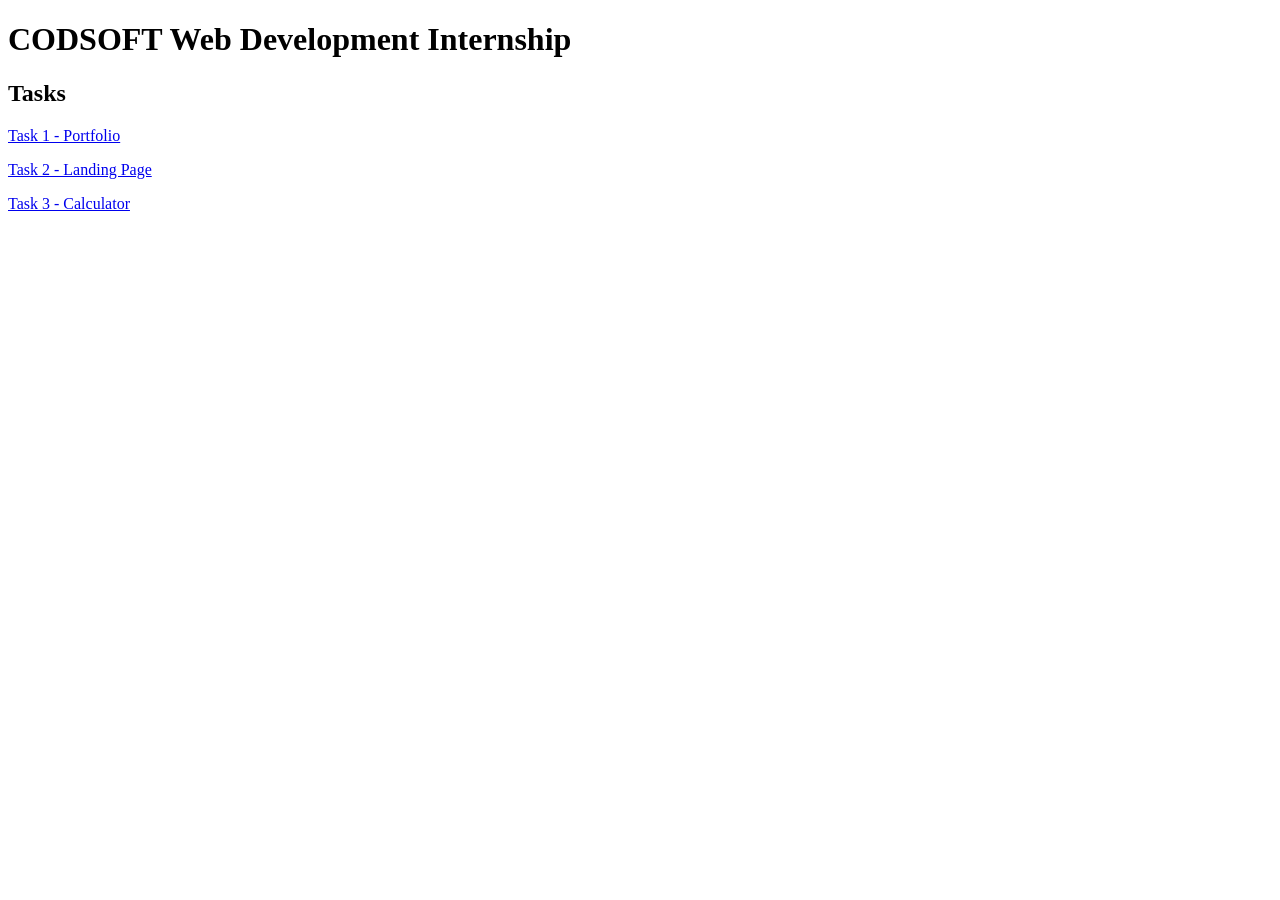
<file: index.html>
<!DOCTYPE html>
<html>
<head>
    <title>CODSOFT Internship Tasks</title>
</head>
<body>
    <h1>CODSOFT Web Development Internship</h1>

    <h2>Tasks</h2>

    <p><a href="Portfolio/index.html">Task 1 - Portfolio</a></p>

    <p><a href="LandingPage/index.html">Task 2 - Landing Page</a></p>

    <p><a href="Calculator/index.html">Task 3 - Calculator</a></p>

</body>
</html>
</file>
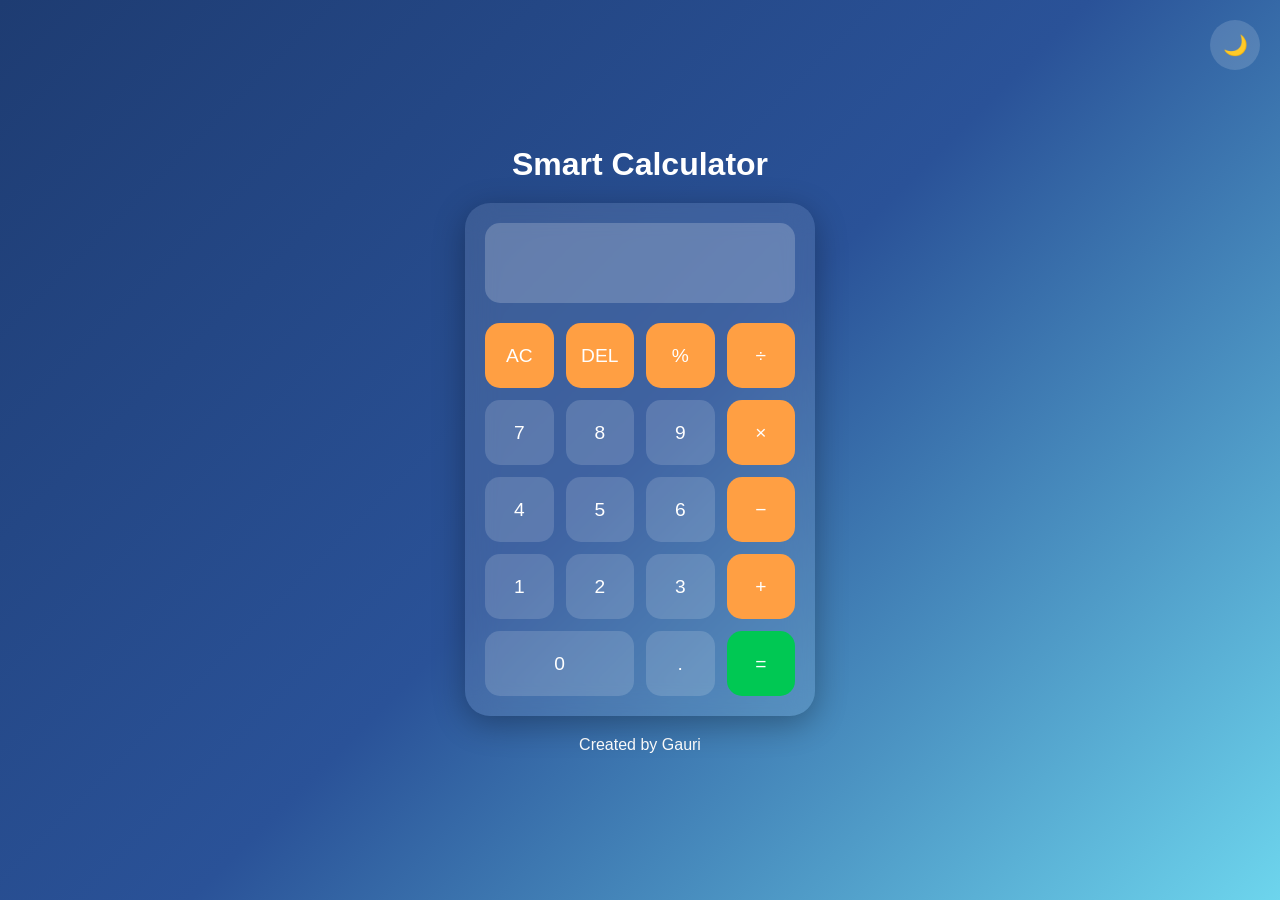
<file: Calculator/index.html>
<!DOCTYPE html>
<html lang="en">
<head>
<meta charset="UTF-8">
<meta name="viewport" content="width=device-width, initial-scale=1.0">
<title>Smart Calculator</title>

<link rel="stylesheet" href="style.css">
</head>
<body>

<button id="themeBtn">🌙</button>

<h1 class="title">Smart Calculator</h1>

<div class="calculator">

    <input type="text" id="display" readonly>

    <div class="buttons">

        <button class="operator" onclick="clearDisplay()">AC</button>
        <button class="operator" onclick="deleteLast()">DEL</button>
        <button class="operator" onclick="appendValue('%')">%</button>
        <button class="operator" onclick="appendValue('/')">÷</button>

        <button onclick="appendValue('7')">7</button>
        <button onclick="appendValue('8')">8</button>
        <button onclick="appendValue('9')">9</button>
        <button class="operator" onclick="appendValue('*')">×</button>

        <button onclick="appendValue('4')">4</button>
        <button onclick="appendValue('5')">5</button>
        <button onclick="appendValue('6')">6</button>
        <button class="operator" onclick="appendValue('-')">−</button>

        <button onclick="appendValue('1')">1</button>
        <button onclick="appendValue('2')">2</button>
        <button onclick="appendValue('3')">3</button>
        <button class="operator" onclick="appendValue('+')">+</button>

        <button onclick="appendValue('0')" class="zero">0</button>
        <button onclick="appendValue('.')">.</button>
        <button class="equal" onclick="calculate()">=</button>

    </div>

</div>

<p class="footer">Created by Gauri</p>

<script src="script.js"></script>

</body>
</html>
</file>
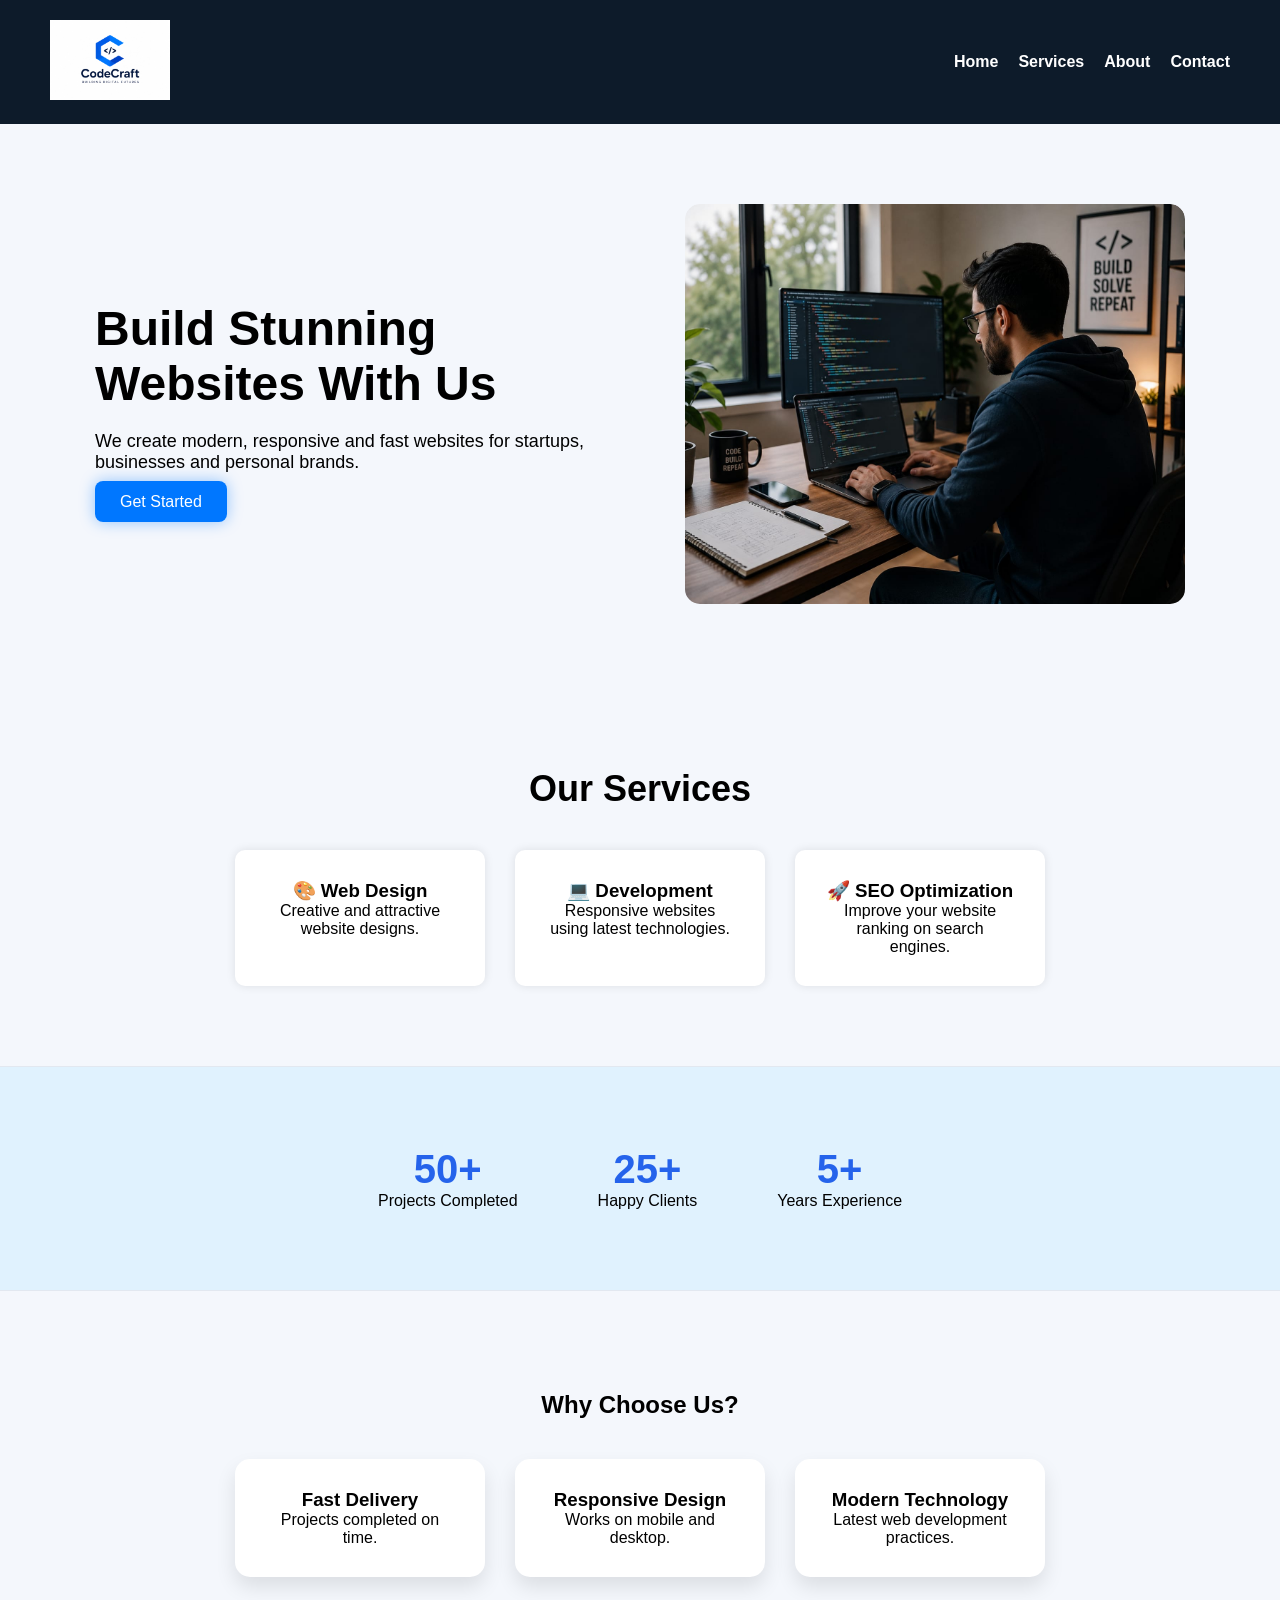
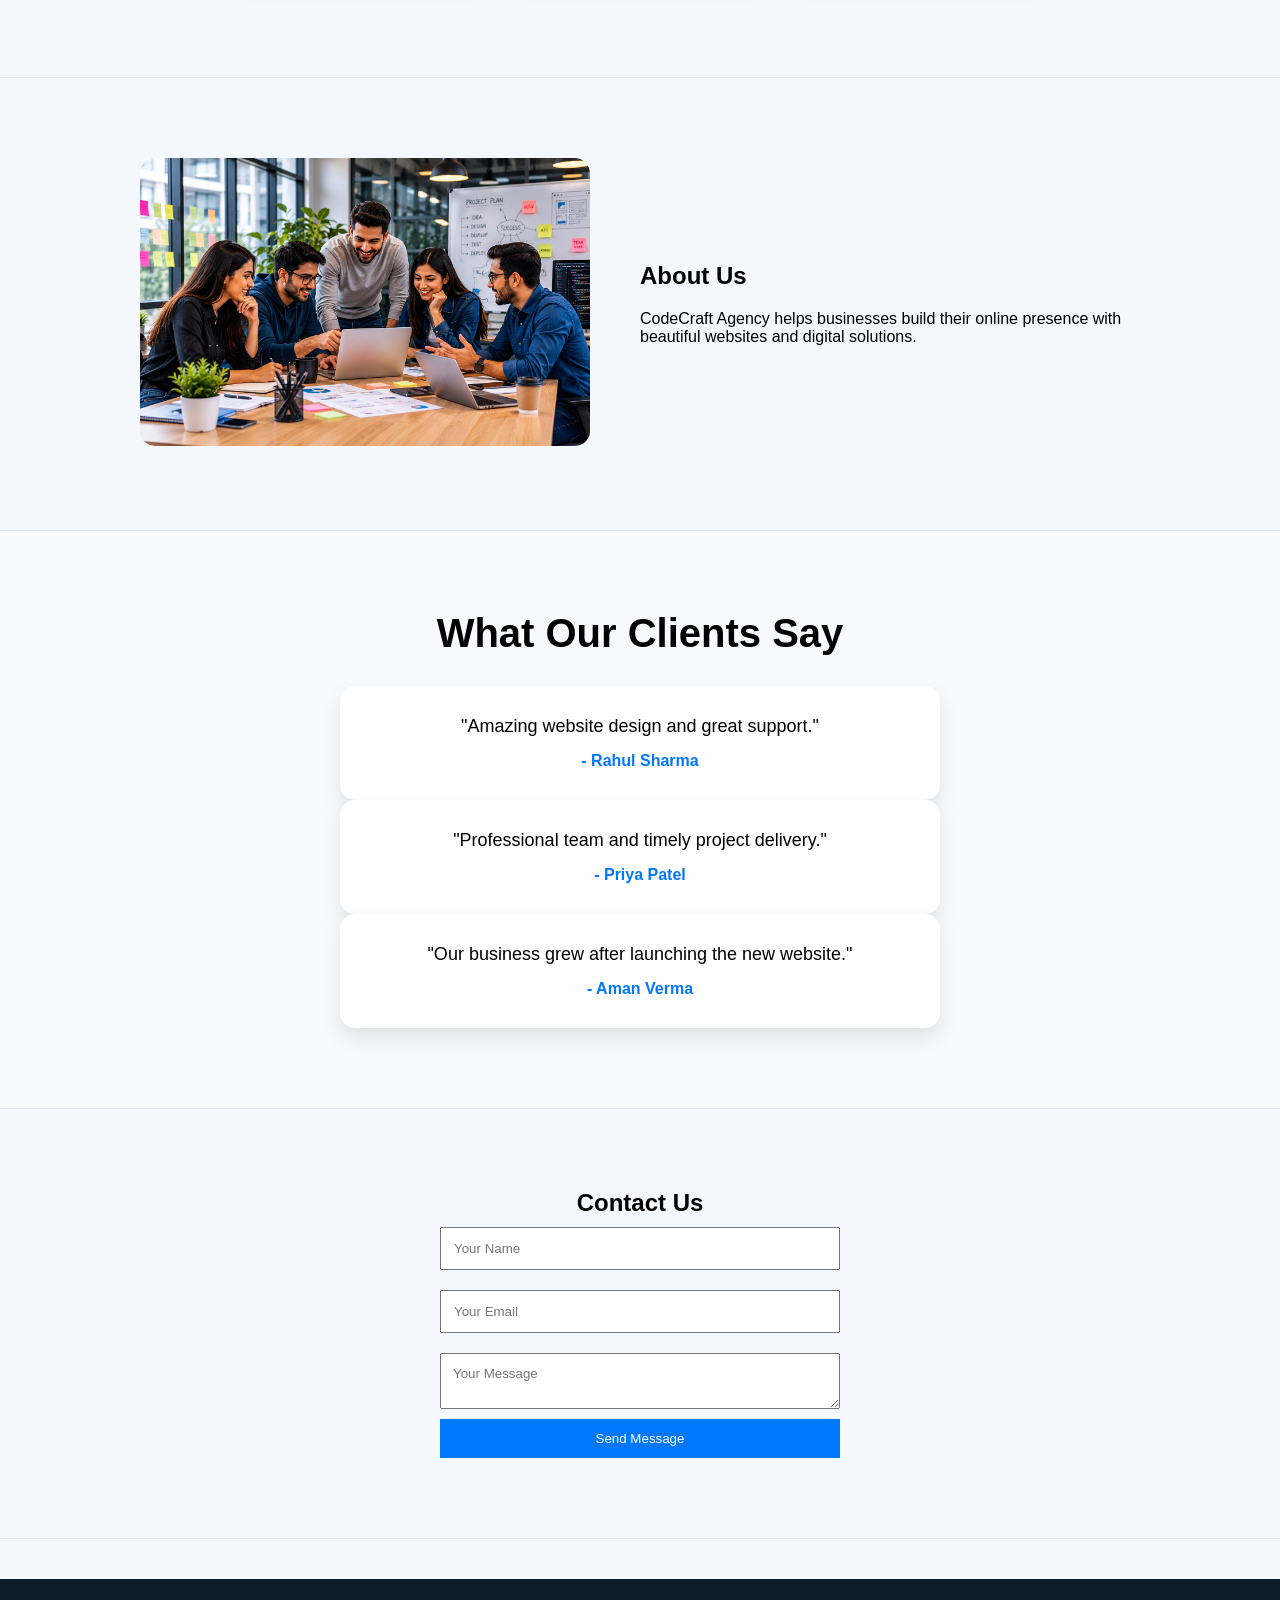
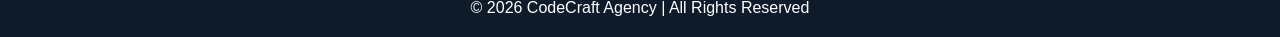
<file: LandingPage/index.html>
<!DOCTYPE html>
<html lang="en">
<head>
<meta charset="UTF-8">
<meta name="viewport" content="width=device-width, initial-scale=1.0">
<title>CodeCraft Agency</title>
<link rel="stylesheet" href="style.css">
</head>

<body>

<header>
<div class="logo">
    <img src="logo.png" alt="CodeCraft Logo">
</div>

<nav>
<ul>
<li><a href="#">Home</a></li>
<li><a href="#">Services</a></li>
<li><a href="#">About</a></li>
<li><a href="#">Contact</a></li>
</ul>
</nav>
</header>

<section class="hero">
<div class="hero-text">
<h1>Build Stunning Websites With Us</h1>
<p>
We create modern, responsive and fast websites
for startups, businesses and personal brands.
</p>

<a href="#" class="btn">Get Started</a>
</div>

<div class="hero-image">
<img src="hero.jpg" alt="Hero Image">
</div>
</section>

<section class="services">
<h2>Our Services</h2>

<div class="service-boxes">

<div class="box">
<h3>🎨 Web Design</h3>
<p>Creative and attractive website designs.</p>
</div>

<div class="box">
<h3>💻 Development</h3>
<p>Responsive websites using latest technologies.</p>
</div>

<div class="box">
<h3>🚀 SEO Optimization</h3>
<p>Improve your website ranking on search engines.</p>
</div>

</div>
</section>

<section class="stats">

<div>
<h2>50+</h2>
<p>Projects Completed</p>
</div>

<div>
<h2>25+</h2>
<p>Happy Clients</p>
</div>

<div>
<h2>5+</h2>
<p>Years Experience</p>
</div>

</section>

<section class="why">

<h2>Why Choose Us?</h2>

<div class="why-container">

<div class="why-card">
<h3>Fast Delivery</h3>
<p>Projects completed on time.</p>
</div>

<div class="why-card">
<h3>Responsive Design</h3>
<p>Works on mobile and desktop.</p>
</div>

<div class="why-card">
<h3>Modern Technology</h3>
<p>Latest web development practices.</p>
</div>

</div>

</section>

<section class="about">
<div class="about-image">
<img src="team.jpg" alt="Team">
</div>

<div class="about-text">
<h2>About Us</h2>
<p>
CodeCraft Agency helps businesses build their
online presence with beautiful websites and
digital solutions.
</p>
</div>
</section>

<section class="testimonial">

<h2>What Our Clients Say</h2>

<div class="testimonial-container">

<div class="testimonial-box">
<p>"Amazing website design and great support."</p>
<h4>- Rahul Sharma</h4>
</div>

<div class="testimonial-box">
<p>"Professional team and timely project delivery."</p>
<h4>- Priya Patel</h4>
</div>

<div class="testimonial-box">
<p>"Our business grew after launching the new website."</p>
<h4>- Aman Verma</h4>
</div>

</div>

</section>

<section class="contact">
<h2>Contact Us</h2>

<form>
<input type="text" placeholder="Your Name">
<input type="email" placeholder="Your Email">
<textarea placeholder="Your Message"></textarea>
<button type="submit">Send Message</button>
</form>
</section>

<footer>
<p>© 2026 CodeCraft Agency | All Rights Reserved</p>
</footer>

</body>
</html>
</file>
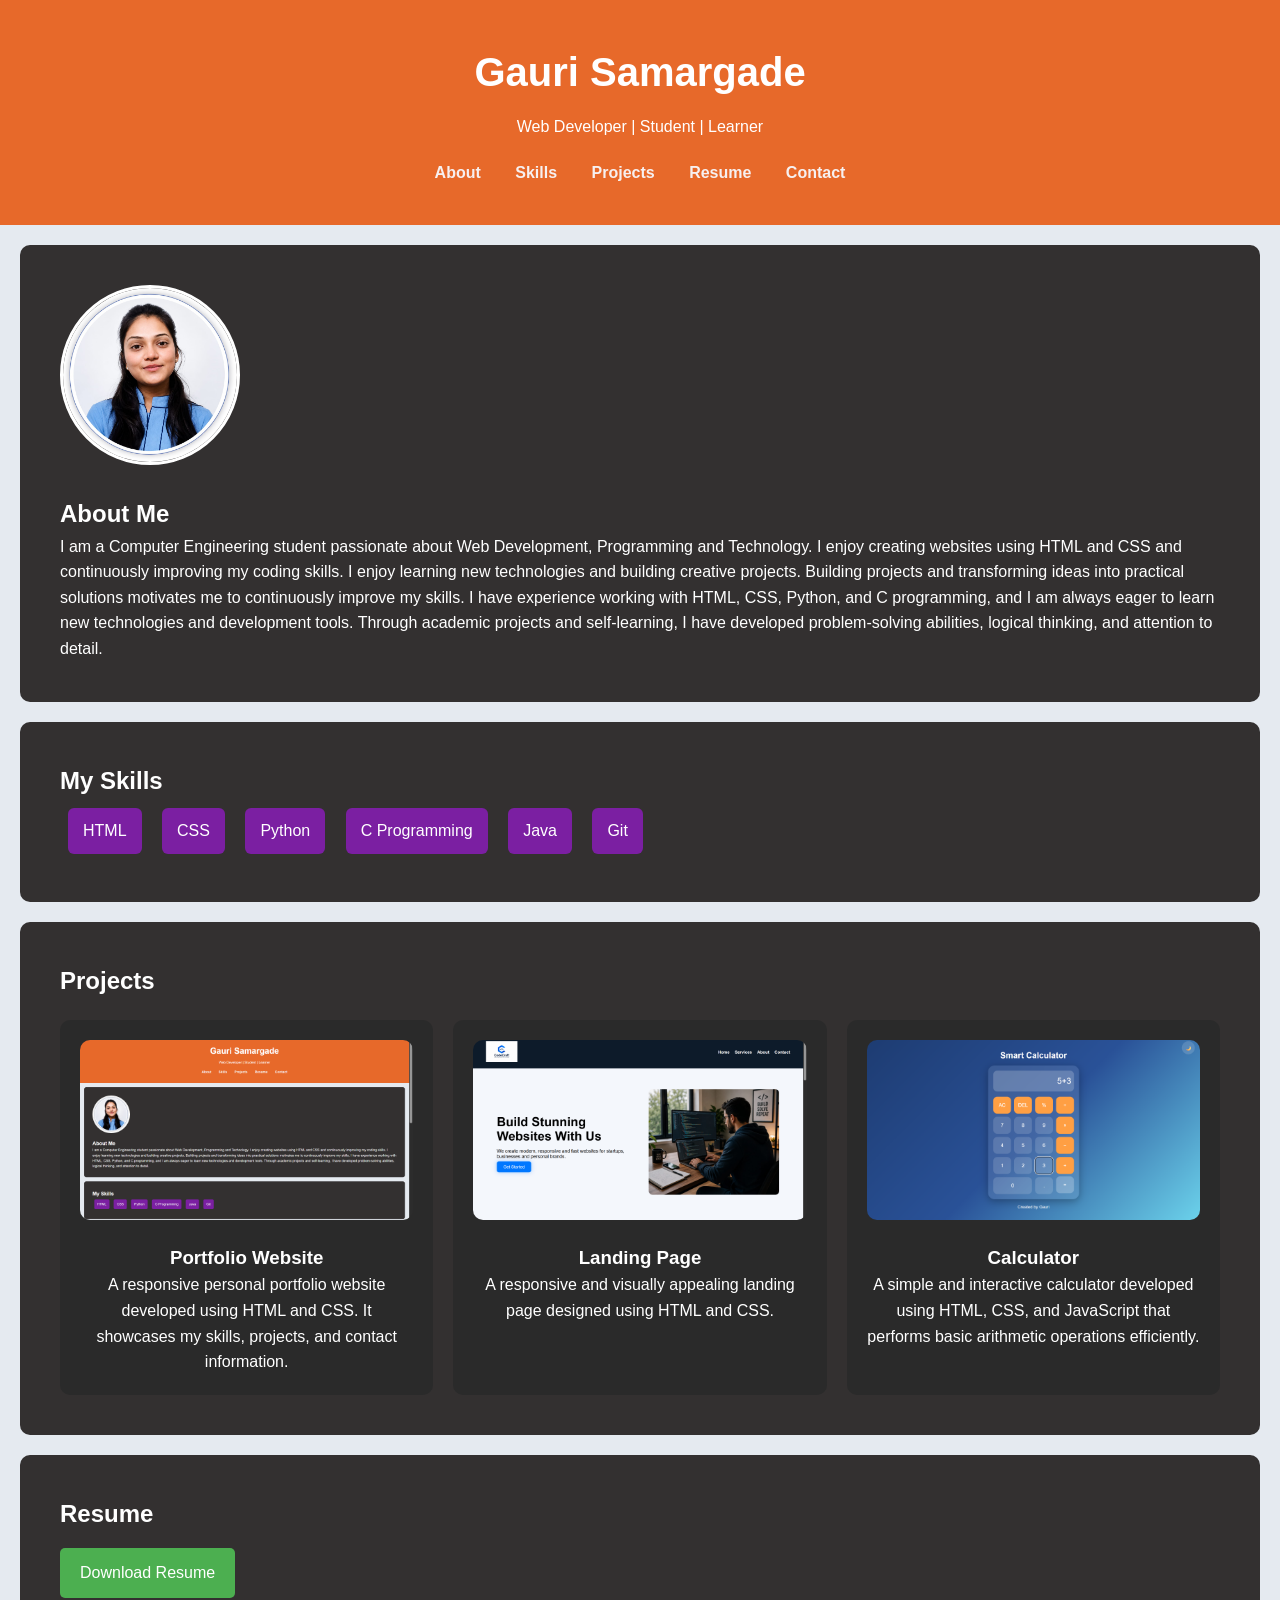
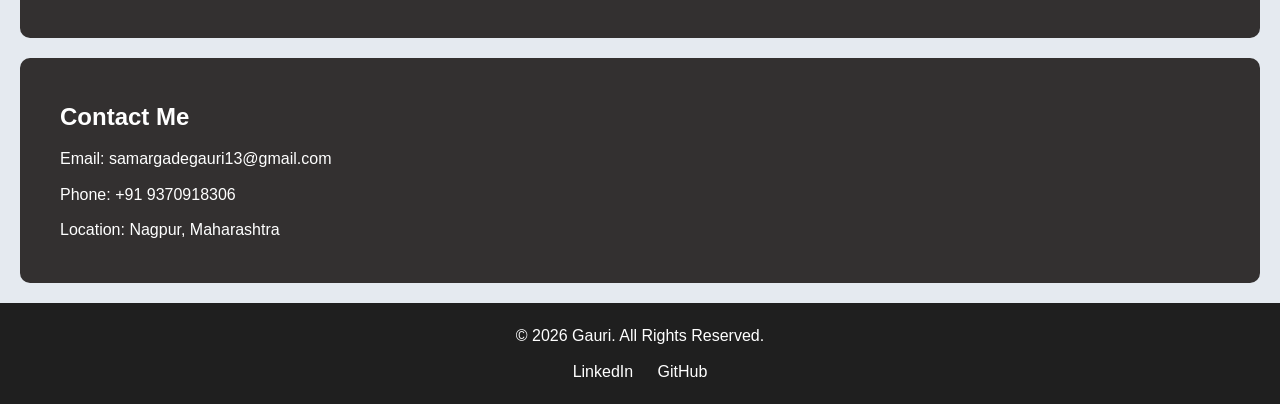
<file: Portfolio/index.html>
<!DOCTYPE html>
<html lang="en">
<head>
<meta charset="UTF-8">
<meta name="viewport" content="width=device-width, initial-scale=1.0">
<title>Gauri Portfolio</title>

<link rel="stylesheet" href="style.css">
</head>

<body>

<header>

<h1>Gauri Samargade</h1>

<p>Web Developer | Student | Learner</p>

<nav>
<a href="#about">About</a>
<a href="#skills">Skills</a>
<a href="#projects">Projects</a>
<a href="#resume">Resume</a>
<a href="#contact">Contact</a>
</nav>

</header>

<section id="about">

<img src="image.jpg" alt="My Photo">

<div>

<h2>About Me</h2>

<p>
I am a Computer Engineering student passionate about
Web Development, Programming and Technology.
I enjoy creating websites using HTML and CSS and
continuously improving my coding skills. I enjoy learning 
new technologies and building creative projects.
Building projects and transforming ideas into practical solutions motivates me to continuously improve my skills.
I have experience working with HTML, CSS, Python, and C programming, 
and I am always eager to learn new technologies and development tools. 
Through academic projects and self-learning, I have developed problem-solving abilities, logical thinking, and attention to detail.

</p>

</div>

</section>

<section id="skills">

<h2>My Skills</h2>

<ul>

<li>HTML</li>
<li>CSS</li>
<li>Python</li>
<li>C Programming</li>
<li>Java</li>
<li>Git</li>

</ul>

</section>

<section id="projects">

<h2>Projects</h2>

<div class="projects-container">

<div class="project-card">

<img src="project1.jpg" alt="Portfolio Website">

<h3>Portfolio Website</h3>

<p>
A responsive personal portfolio website developed using HTML and CSS.
It showcases my skills, projects, and contact information.
</p>

</div>

<div class="project-card">

<img src="project2.jpg" alt="Landing Page">

<h3>Landing Page</h3>

<p>
A responsive and visually appealing landing page designed using HTML and CSS.
</p>

</div>

<div class="project-card">

<img src="project3.jpg" alt="Calculator">

<h3>Calculator</h3>

<p>
A simple and interactive calculator developed using HTML, CSS, and JavaScript that performs
basic arithmetic operations efficiently.
</p>

</div>

</div>

</section>

<section id="resume">

<h2>Resume</h2>

<a href="resume.pdf" target="_blank" class="btn">
Download Resume
</a>

</section>

<section id="contact">

<h2>Contact Me</h2>

<p>Email: samargadegauri13@gmail.com</p>

<p>Phone: +91 9370918306</p>

<p>Location: Nagpur, Maharashtra</p>

</section>

<footer>

<p>© 2026 Gauri. All Rights Reserved.</p>

<div class="social-links">

<a href="#">LinkedIn</a>

<a href="#">GitHub</a>

</div>

</footer>

</body>
</html>
</file>
<file: Calculator/style.css>
*{
margin:0;
padding:0;
box-sizing:border-box;
font-family:Poppins,sans-serif;
}

body{
height:100vh;
display:flex;
flex-direction:column;
justify-content:center;
align-items:center;

background:linear-gradient(
135deg,
#1e3c72,
#2a5298,
#6dd5ed
);

transition:0.4s;
}

.title{
color:white;
margin-bottom:20px;
font-size:2rem;
}

#themeBtn{
position:absolute;
top:20px;
right:20px;
width:50px;
height:50px;
font-size:20px;
border:none;
border-radius:50%;
cursor:pointer;
}

.calculator{
width:350px;
padding:20px;

background:rgba(255,255,255,0.1);

backdrop-filter:blur(15px);

border-radius:25px;

box-shadow:
0 8px 32px rgba(0,0,0,0.3);

animation:float 4s ease-in-out infinite;
}

#display{
width:100%;
height:80px;

border:none;
outline:none;

font-size:2rem;

text-align:right;

padding:10px;

border-radius:15px;

margin-bottom:20px;

background:rgba(255,255,255,0.2);

color:white;
}

.buttons{
display:grid;
grid-template-columns:repeat(4,1fr);
gap:12px;
}

button{
height:65px;

border:none;

border-radius:15px;

font-size:1.2rem;

cursor:pointer;

background:rgba(255,255,255,0.15);

color:white;

transition:0.3s;
}

button:hover{
transform:translateY(-3px);
background:rgba(255,255,255,0.25);
}

button:active{
transform:scale(0.95);
}

.operator{
background:#ff9f43;
}

.equal{
background:#00c853;
}

.zero{
grid-column:span 2;
}

.footer{
margin-top:20px;
color:white;
}

.light{
background:#f5f5f5;
}

.light .title{
color:black;
}

.light .footer{
color:black;
}

.light .calculator{
background:white;
}

.light #display{
background:#f0f0f0;
color:black;
}

.light button{
color:black;
}

@keyframes float{

0%{
transform:translateY(0);
}

50%{
transform:translateY(-10px);
}

100%{
transform:translateY(0);
}

}
</file>
<file: LandingPage/style.css>
*{
margin:0;
padding:0;
box-sizing:border-box;
font-family:Arial, sans-serif;
}

body{
background:#f4f7fc;
}

header{
display:flex;
justify-content:space-between;
align-items:center;
padding:20px 50px;
background:#0d1b2a;
color:white;
}

.logo img{
    width:120px;
    height:auto;
}

nav ul{
display:flex;
list-style:none;
}

nav ul li{
margin-left:20px;
}

nav ul li a{
text-decoration:none;
color:white;
font-weight:bold;
}

.hero{
display:flex;
align-items:center;
justify-content:space-around;
padding:80px 50px;
.hero{
background:linear-gradient(
135deg,
#eff6ff,
#ffffff
);
}
}

.hero-text{
max-width:500px;
}

.hero-text h1{
font-size:48px;
margin-bottom:20px;
}

.hero-text p{
font-size:18px;
margin-bottom:20px;
}

.btn{
background:#0077ff;
color:white;
padding:12px 25px;
text-decoration:none;
border-radius:8px;
transition:0.3s;
box-shadow:0 0 15px rgba(0,119,255,0.4);
}

.btn:hover{
background:#0056cc;
transform:translateY(-3px);
box-shadow:0 0 25px rgba(0,119,255,0.7);
}

.hero-image{
    overflow:hidden;
    border-radius:15px;
}

.hero-image img{
    width:500px;
    border-radius:15px;
    transition:0.4s;
}

.hero-image img:hover{
    transform:scale(1.05);
}

.services{
padding:80px 50px;
text-align:center;
}

.services h2{
margin-bottom:40px;
font-size:36px;
}

.service-boxes{
display:flex;
justify-content:center;
gap:30px;
}

.box{
background:white;
padding:30px;
width:250px;
border-radius:10px;
box-shadow:0 0 10px rgba(0,0,0,0.1);
}

.stats{
    display:flex;
    justify-content:center;
    gap:80px;
    padding:80px;
    background:#e0f2fe;
    text-align:center;
    flex-wrap:wrap;
}

.stats h2{
    font-size:40px;
    color:#2563eb;
}

.why{
padding:100px 80px;
text-align:center;
}

.why-container{
display:flex;
justify-content:center;
gap:30px;
margin-top:40px;
}

.why-card{
background:white;
padding:30px;
width:250px;
border-radius:15px;
box-shadow:0 10px 20px rgba(0,0,0,0.1);
}

.about{
display:flex;
align-items:center;
justify-content:center;
gap:50px;
padding:80px 50px;
}

.about-image{
    overflow:hidden;
    border-radius:15px;
}

.about-image img{
    width:450px;
    border-radius:15px;
    transition:0.4s;
}

.about-image img:hover{
    transform:scale(1.05);
}

.about-text{
max-width:500px;
}

.about-text h2{
margin-bottom:20px;
}

.testimonial{
    padding:80px;
    text-align:center;
    background:#f8fafc;
}

.testimonial h2{
    margin-bottom:30px;
    font-size:40px;
}

.testimonial-box{
    max-width:600px;
    margin:auto;
    background:white;
    padding:30px;
    border-radius:15px;
    box-shadow:0 10px 20px rgba(0,0,0,0.1);
}

.testimonial-box p{
    font-size:18px;
    margin-bottom:15px;
}

.testimonial-box h4{
    color:#0077ff;
}

.contact{
padding:80px 50px;
text-align:center;
}

.contact form{
display:flex;
flex-direction:column;
width:400px;
margin:auto;
}

.contact input,
.contact textarea{
margin:10px 0;
padding:12px;
}

.contact button{
padding:12px;
background:#0077ff;
color:white;
border:none;
cursor:pointer;
}

footer{
background:#0d1b2a;
color:white;
text-align:center;
padding:20px;
margin-top:40px;
}

.services,
.stats,
.why,
.about,
.testimonial,
.contact{
    border-bottom:1px solid #e2e8f0;
}

html{
    scroll-behavior:smooth;
}
</file>
<file: Portfolio/style.css>
*{
margin:0;
padding:0;
box-sizing:border-box;
}

body{
font-family:Arial, sans-serif;
background:#e5eaf0;
color:white;
line-height:1.6;
}

/* Header */

header{
background:rgb(231, 105, 42);
padding:40px;
text-align:center;
}

header h1{
font-size:40px;
margin-bottom:10px;
}

header p{
margin-bottom:20px;
}

/* Navigation */

nav a{
color:rgb(247, 240, 240);
text-decoration:none;
margin:0 15px;
font-weight:bold;
transition:0.3s;
}

nav a:hover{
color:gold;
}

/* Sections */

section{
background:rgb(51, 48, 48);
margin:20px;
padding:40px;
border-radius:10px;
}

/* About */

#about{
display:flex;
align-items:center;
gap:30px;
flex-wrap:wrap;
}

#about img{
width:180px;
height:180px;
border-radius:50%;
object-fit:cover;
border:3px solid white;
}

/* Skills */

#skills ul{
list-style:none;
}

#skills li{
display:inline-block;
background:#7b1fa2;
padding:10px 15px;
margin:8px;
border-radius:6px;
transition:0.3s;
}

#skills li:hover{
transform:scale(1.1);
background:#555;
}

/* Projects */

.projects-container{
display:grid;
grid-template-columns:repeat(auto-fit,minmax(250px,1fr));
gap:20px;
margin-top:20px;
}

.project-card{
background:#2a2a2a;
padding:20px;
border-radius:10px;
text-align:center;
transition:0.3s;
}

.project-card img{
width:100%;
height:180px;
object-fit:cover;
border-radius:10px;
margin-bottom:15px;
}

.project-card:hover{
transform:translateY(-8px);
}

/* Resume Button */

.btn{
display:inline-block;
margin-top:15px;
padding:12px 20px;
background:#4CAF50;
color:white;
text-decoration:none;
border-radius:5px;
transition:0.3s;
}

.btn:hover{
background:#45a049;
}

/* Contact */

#contact p{
margin-top:10px;
}

/* Footer */

footer{
background:#1f1f1f;
text-align:center;
padding:20px;
margin-top:20px;
}

.social-links{
margin-top:10px;
}

.social-links a{
color:white;
text-decoration:none;
margin:0 10px;
transition:0.3s;
}

.social-links a:hover{
color:gold;
}

/* Responsive */

@media(max-width:768px){

#about{
flex-direction:column;
text-align:center;
}

nav a{
display:block;
margin:10px 0;
}

header h1{
font-size:30px;
}

}
</file>
